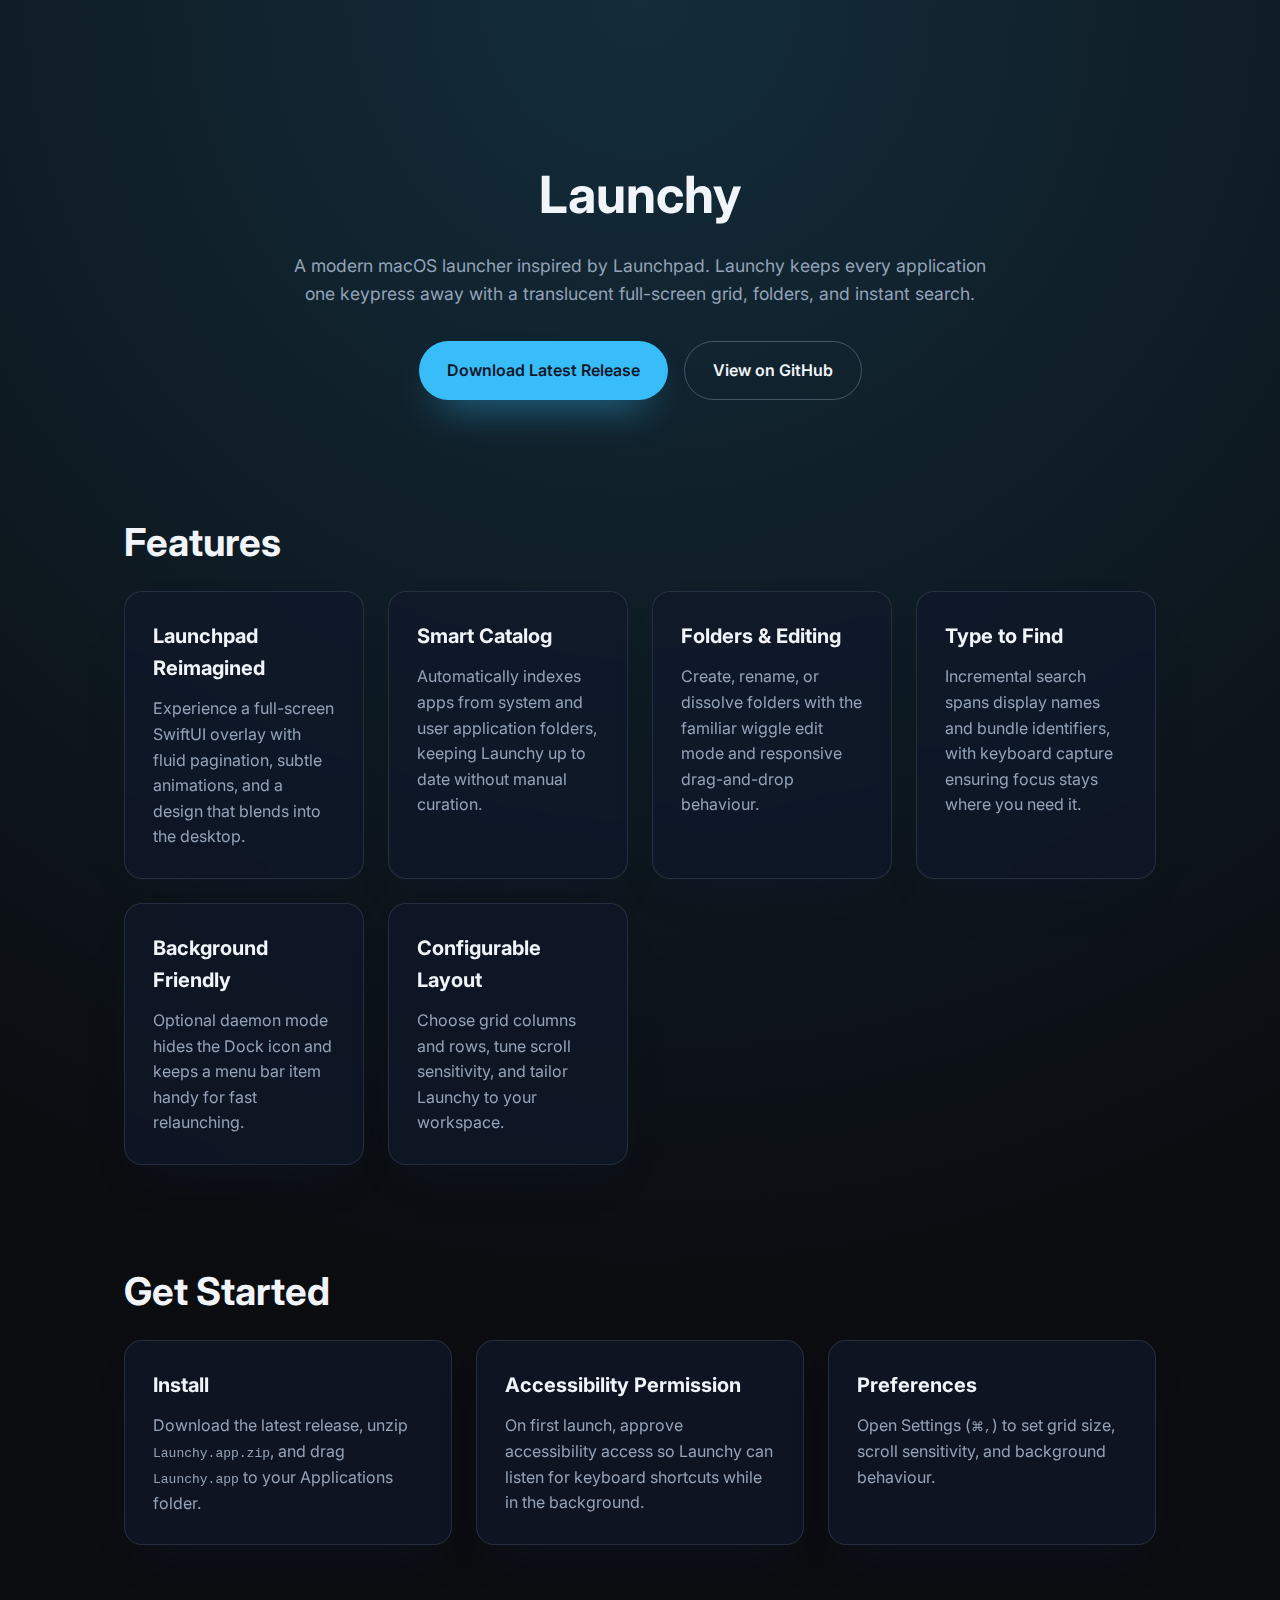
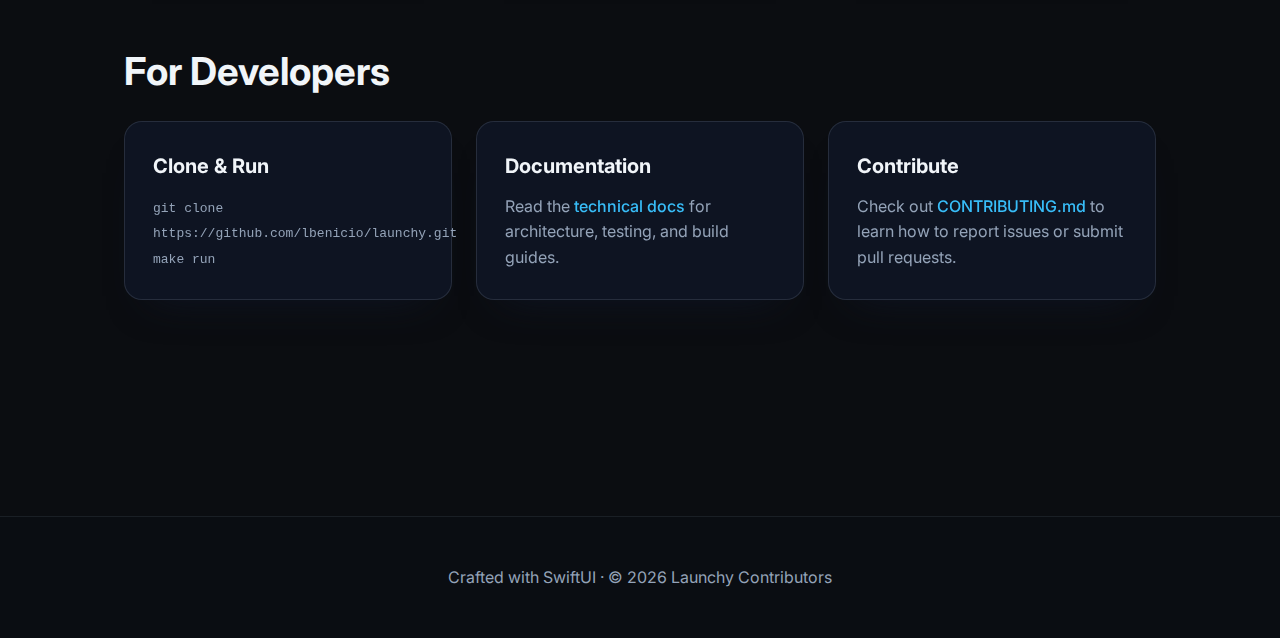
<file: index.html>
<!doctype html>
<html lang="en">
  <head>
    <meta charset="utf-8" />
    <meta http-equiv="X-UA-Compatible" content="IE=edge" />
    <meta name="viewport" content="width=device-width, initial-scale=1" />
    <title>Launchy &middot; macOS Launcher</title>
  <link rel="icon" type="image/svg+xml" href="./assets/favicon/favicon.svg" />
    <link rel="preconnect" href="https://fonts.gstatic.com" crossorigin />
    <link rel="preconnect" href="https://fonts.googleapis.com" />
    <link href="https://fonts.googleapis.com/css2?family=Inter:wght@400;500;600;700&display=swap" rel="stylesheet" />
    <style>
      :root {
        color-scheme: dark light;
        --bg: #0b0d11;
        --fg: #f1f5f9;
        --muted: #94a3b8;
        --accent: #38bdf8;
        --card: rgba(15, 23, 42, 0.72);
      }
      * {
        box-sizing: border-box;
      }
      body {
        margin: 0;
        font-family: "Inter", -apple-system, BlinkMacSystemFont, "Segoe UI", sans-serif;
        background: radial-gradient(circle at top, rgba(56, 189, 248, 0.18), transparent 55%), var(--bg);
        color: var(--fg);
        line-height: 1.6;
      }
      header {
        padding: 120px 24px 80px;
        text-align: center;
      }
      header h1 {
        font-size: clamp(2.75rem, 4vw, 3.5rem);
        margin-bottom: 16px;
        font-weight: 700;
      }
      header p {
        max-width: 720px;
        margin: 0 auto 32px;
        color: var(--muted);
        font-size: 1.1rem;
      }
      .cta {
        display: inline-flex;
        gap: 16px;
        flex-wrap: wrap;
        justify-content: center;
      }
      .btn {
        display: inline-flex;
        align-items: center;
        gap: 10px;
        padding: 16px 28px;
        border-radius: 999px;
        font-weight: 600;
        text-decoration: none;
        transition: transform 0.18s ease, box-shadow 0.18s ease, background 0.18s ease;
      }
      .btn-download {
        background: var(--accent);
        color: #0f172a;
        box-shadow: 0 20px 40px -20px rgba(56, 189, 248, 0.8);
      }
      .btn-download:hover {
        transform: translateY(-3px);
        box-shadow: 0 26px 48px -20px rgba(56, 189, 248, 0.92);
      }
      .btn-secondary {
        border: 1px solid rgba(148, 163, 184, 0.4);
        color: var(--fg);
        background: transparent;
      }
      .btn-secondary:hover {
        border-color: rgba(148, 163, 184, 0.72);
        transform: translateY(-2px);
      }
      main {
        padding: 0 24px 120px;
        max-width: 1080px;
        margin: 0 auto;
      }
      section {
        margin-bottom: 96px;
      }
      h2 {
        font-size: clamp(2rem, 3vw, 2.4rem);
        margin-bottom: 18px;
      }
      .grid {
        display: grid;
        grid-template-columns: repeat(auto-fit, minmax(240px, 1fr));
        gap: 24px;
      }
      .card {
        padding: 28px;
        border-radius: 18px;
        background: var(--card);
        backdrop-filter: blur(24px);
        border: 1px solid rgba(148, 163, 184, 0.18);
        box-shadow: 0 24px 42px -28px rgba(15, 23, 42, 0.9);
      }
      .card h3 {
        margin-top: 0;
        margin-bottom: 12px;
        font-size: 1.25rem;
      }
      .card p {
        margin: 0;
        color: var(--muted);
      }
      .badge-row {
        display: flex;
        gap: 12px;
        flex-wrap: wrap;
        margin-bottom: 24px;
      }
      .badge-row img {
        height: 28px;
      }
      footer {
        padding: 48px 24px;
        text-align: center;
        color: var(--muted);
        border-top: 1px solid rgba(148, 163, 184, 0.12);
        background: rgba(10, 14, 20, 0.6);
      }
      a.link {
        color: var(--accent);
        font-weight: 500;
        text-decoration: none;
      }
      a.link:hover {
        text-decoration: underline;
      }
    </style>
  </head>
  <body>
    <header>
      <h1>Launchy</h1>
      <p>
        A modern macOS launcher inspired by Launchpad. Launchy keeps every application one keypress away with a translucent full-screen grid, folders, and instant search.
      </p>
      <div class="cta">
        <a class="btn btn-download" href="https://github.com/lbenicio/launchy/releases/latest/download/Launchy.app.zip">
          <span>Download Latest Release</span>
        </a>
        <a class="btn btn-secondary" href="https://github.com/lbenicio/launchy">
          View on GitHub
        </a>
      </div>
    </header>

    <main>
      <section>
        <h2>Features</h2>
        <div class="grid">
          <div class="card">
            <h3>Launchpad Reimagined</h3>
            <p>Experience a full-screen SwiftUI overlay with fluid pagination, subtle animations, and a design that blends into the desktop.</p>
          </div>
          <div class="card">
            <h3>Smart Catalog</h3>
            <p>Automatically indexes apps from system and user application folders, keeping Launchy up to date without manual curation.</p>
          </div>
          <div class="card">
            <h3>Folders & Editing</h3>
            <p>Create, rename, or dissolve folders with the familiar wiggle edit mode and responsive drag-and-drop behaviour.</p>
          </div>
          <div class="card">
            <h3>Type to Find</h3>
            <p>Incremental search spans display names and bundle identifiers, with keyboard capture ensuring focus stays where you need it.</p>
          </div>
          <div class="card">
            <h3>Background Friendly</h3>
            <p>Optional daemon mode hides the Dock icon and keeps a menu bar item handy for fast relaunching.</p>
          </div>
          <div class="card">
            <h3>Configurable Layout</h3>
            <p>Choose grid columns and rows, tune scroll sensitivity, and tailor Launchy to your workspace.</p>
          </div>
        </div>
      </section>

      <section>
        <h2>Get Started</h2>
        <div class="grid">
          <div class="card">
            <h3>Install</h3>
            <p>Download the latest release, unzip <code>Launchy.app.zip</code>, and drag <code>Launchy.app</code> to your Applications folder.</p>
          </div>
          <div class="card">
            <h3>Accessibility Permission</h3>
            <p>On first launch, approve accessibility access so Launchy can listen for keyboard shortcuts while in the background.</p>
          </div>
          <div class="card">
            <h3>Preferences</h3>
            <p>Open Settings (<kbd>⌘</kbd><kbd>,</kbd>) to set grid size, scroll sensitivity, and background behaviour.</p>
          </div>
        </div>
      </section>

      <section>
        <h2>For Developers</h2>
        <div class="grid">
          <div class="card">
            <h3>Clone & Run</h3>
            <p><code>git clone https://github.com/lbenicio/launchy.git</code><br /><code>make run</code></p>
          </div>
          <div class="card">
            <h3>Documentation</h3>
            <p>Read the <a class="link" href="docs/README.md">technical docs</a> for architecture, testing, and build guides.</p>
          </div>
          <div class="card">
            <h3>Contribute</h3>
            <p>Check out <a class="link" href="CONTRIBUTING.md">CONTRIBUTING.md</a> to learn how to report issues or submit pull requests.</p>
          </div>
        </div>
      </section>
    </main>

    <footer>
      Crafted with SwiftUI &middot; &copy; <span id="year"></span> Launchy Contributors
    </footer>

    <script>
      document.getElementById("year").textContent = new Date().getFullYear();
    </script>
  </body>
</html>
</file>
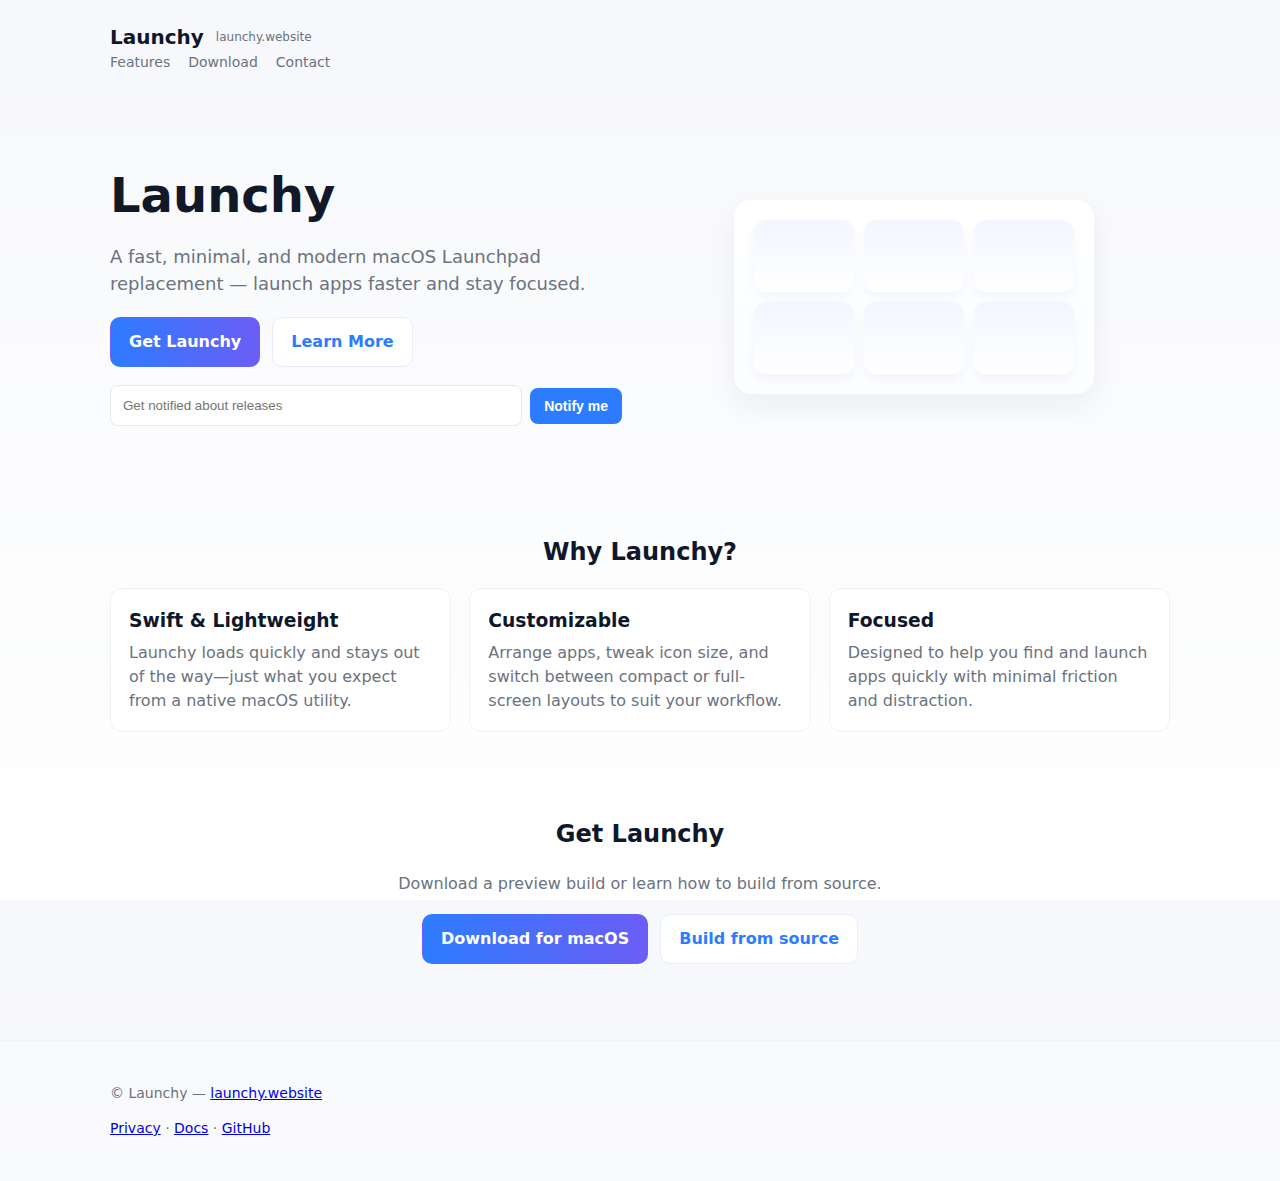
<file: lannding-page/index.html>
<!DOCTYPE html>
<html lang="en">
	<head>
		<meta charset="utf-8" />
		<meta name="viewport" content="width=device-width,initial-scale=1" />
		<meta
			name="description"
			content="Launchy — A fast and minimal macOS Launchpad replacement."
		/>
		<meta property="og:title" content="Launchy" />
		<meta
			property="og:description"
			content="A fast and minimal macOS Launchpad replacement."
		/>
		<meta property="og:url" content="https://launchy.website" />
		<meta name="twitter:card" content="summary_large_image" />
		<link rel="canonical" href="https://launchy.website" />
		<title>Launchy — launchy.website</title>
		<link rel="stylesheet" href="styles.css" />
	</head>
	<body>
		<header class="site-header">
			<div class="container">
				<div class="brand">
					<a href="/" class="logo">Launchy</a>
					<span class="tag">launchy.website</span>
				</div>
				<nav class="nav">
					<a class="nav-link" href="#features">Features</a>
					<a class="nav-link" href="#download">Download</a>
					<a class="nav-link" href="#contact">Contact</a>
				</nav>
			</div>
		</header>

		<main class="hero">
			<div class="container hero-inner">
				<div class="hero-left">
					<h1 class="title">Launchy</h1>
					<p class="subtitle">
						A fast, minimal, and modern macOS Launchpad replacement — launch
						apps faster and stay focused.
					</p>
					<div class="cta-row">
						<a href="#download" class="btn primary">Get Launchy</a>
						<a href="#features" class="btn outline">Learn More</a>
					</div>

					<div class="newsletter">
						<form id="subscribe-form" class="subscribe-form">
							<label for="email" class="sr-only">Subscribe for updates</label>
							<input
								id="email"
								name="email"
								type="email"
								placeholder="Get notified about releases"
								required
							/>
							<button type="submit" class="btn small">Notify me</button>
						</form>
						<div
							id="subscribe-msg"
							class="subscribe-msg"
							aria-live="polite"
						></div>
					</div>
				</div>

				<div class="hero-right" aria-hidden="true">
					<div class="mock-screen">
						<div class="mock-grid">
							<div class="mock-app"></div>
							<div class="mock-app"></div>
							<div class="mock-app"></div>
							<div class="mock-app"></div>
							<div class="mock-app"></div>
							<div class="mock-app"></div>
						</div>
					</div>
				</div>
			</div>
		</main>

		<section id="features" class="features container">
			<h2>Why Launchy?</h2>
			<div class="features-grid">
				<article class="feature">
					<h3>Swift & Lightweight</h3>
					<p>
						Launchy loads quickly and stays out of the way—just what you expect
						from a native macOS utility.
					</p>
				</article>
				<article class="feature">
					<h3>Customizable</h3>
					<p>
						Arrange apps, tweak icon size, and switch between compact or
						full-screen layouts to suit your workflow.
					</p>
				</article>
				<article class="feature">
					<h3>Focused</h3>
					<p>
						Designed to help you find and launch apps quickly with minimal
						friction and distraction.
					</p>
				</article>
			</div>
		</section>

		<section id="download" class="download container">
			<h2>Get Launchy</h2>
			<p class="lead">
				Download a preview build or learn how to build from source.
			</p>
			<div class="download-buttons">
				<a href="#" class="btn primary">Download for macOS</a>
				<a href="#" class="btn outline">Build from source</a>
			</div>
		</section>

		<footer id="contact" class="site-footer">
			<div class="container footer-inner">
				<p>© Launchy — <a href="https://launchy.website">launchy.website</a></p>
				<p>
					<a href="#">Privacy</a> · <a href="#">Docs</a> ·
					<a href="#">GitHub</a>
				</p>
			</div>
		</footer>

		<script src="app.js"></script>
	</body>
</html>
</file>
<file: lannding-page/styles.css>
/* Simple landing page styling for Launchy */
:root {
	--bg: #f7f8fb;
	--accent: #2d7cff;
	--accent-2: #6b5df5;
	--muted: #6b7280;
	--container: 1100px;
}
* {
	box-sizing: border-box;
}
html,
body {
	height: 100%;
}
body {
	font-family: Inter, ui-sans-serif, system-ui, -apple-system, Segoe UI, Roboto,
		"Helvetica Neue", Arial;
	line-height: 1.5;
	color: #0f172a;
	background: linear-gradient(180deg, var(--bg) 0%, #fff 100%);
	margin: 0;
}
.container {
	max-width: var(--container);
	margin: 0 auto;
	padding: 0 20px;
}
.site-header {
	background: transparent;
	padding: 22px 0;
}
.brand {
	display: flex;
	align-items: center;
	gap: 12px;
}
.logo {
	text-decoration: none;
	color: #0f172a;
	font-weight: 700;
	font-size: 20px;
}
.tag {
	font-size: 12px;
	color: var(--muted);
}
.nav {
	margin-left: auto;
	display: flex;
	gap: 18px;
	align-items: center;
}
.nav-link {
	text-decoration: none;
	color: var(--muted);
	font-size: 14px;
}
.nav-link:hover {
	color: var(--accent);
}

.hero {
	padding: 64px 0;
}
.hero-inner {
	display: flex;
	gap: 36px;
	align-items: center;
}
.hero-left {
	flex: 1;
	max-width: 640px;
}
.title {
	font-size: 48px;
	margin: 0 0 12px;
	color: #111827;
}
.subtitle {
	font-size: 18px;
	margin: 0 0 20px;
	color: var(--muted);
}
.cta-row {
	display: flex;
	gap: 12px;
	margin-bottom: 18px;
}
.btn {
	display: inline-block;
	padding: 12px 18px;
	border-radius: 10px;
	text-decoration: none;
	font-weight: 600;
	border: 1px solid transparent;
}
.btn.primary {
	background-image: linear-gradient(90deg, var(--accent), var(--accent-2));
	color: #fff;
}
.btn.outline {
	background: #fff;
	color: var(--accent);
	border-color: #e6eefc;
}
.btn.small {
	padding: 10px 14px;
	font-size: 14px;
}

.newsletter {
	margin-top: 12px;
}
.subscribe-form {
	display: flex;
	gap: 8px;
	align-items: center;
}
.subscribe-form input {
	flex: 1;
	padding: 12px;
	border-radius: 8px;
	border: 1px solid #e6e9ee;
}
.subscribe-form button {
	background: var(--accent);
	border: none;
	color: #fff;
	padding: 12px 14px;
	border-radius: 8px;
}
.subscribe-msg {
	margin-top: 8px;
	font-size: 14px;
	color: var(--muted);
}
.sr-only {
	position: absolute;
	width: 1px;
	height: 1px;
	padding: 0;
	margin: -1px;
	overflow: hidden;
	clip: rect(0, 0, 0, 0);
	white-space: nowrap;
	border: 0;
}

.hero-right {
	flex: 1;
	display: flex;
	justify-content: center;
}
.mock-screen {
	background: linear-gradient(180deg, #fff, #fbfdff);
	border-radius: 18px;
	padding: 20px;
	box-shadow: 0 12px 30px rgba(28, 36, 66, 0.06);
	width: 360px;
}
.mock-grid {
	display: grid;
	grid-template-columns: repeat(3, 1fr);
	gap: 10px;
}
.mock-app {
	height: 72px;
	background: linear-gradient(180deg, #f3f6ff, #fff);
	border-radius: 12px;
	box-shadow: 0 6px 12px rgba(15, 23, 42, 0.04);
}

.features {
	padding: 36px 20px;
}
.features h2 {
	text-align: center;
	margin: 0 0 18px;
}
.features-grid {
	display: grid;
	grid-template-columns: repeat(3, 1fr);
	gap: 18px;
}
.feature {
	background: #fff;
	border-radius: 12px;
	padding: 18px;
	border: 1px solid #f0f2f7;
}
.feature h3 {
	margin: 0 0 6px;
}
.feature p {
	margin: 0;
	color: var(--muted);
}

.download {
	padding: 28px 20px;
	text-align: center;
}
.download .lead {
	color: var(--muted);
	margin-bottom: 18px;
}
.download-buttons {
	display: flex;
	gap: 12px;
	justify-content: center;
}

.site-footer {
	padding: 28px 0;
	border-top: 1px solid #f0f2f7;
	margin-top: 48px;
	color: var(--muted);
	font-size: 14px;
}

@media (max-width: 900px) {
	.hero-inner {
		flex-direction: column;
		align-items: flex-start;
	}
	.hero-right {
		width: 100%;
	}
	.features-grid {
		grid-template-columns: 1fr;
	}
	.nav {
		display: none;
	}
	.title {
		font-size: 40px;
	}
}
</file>
